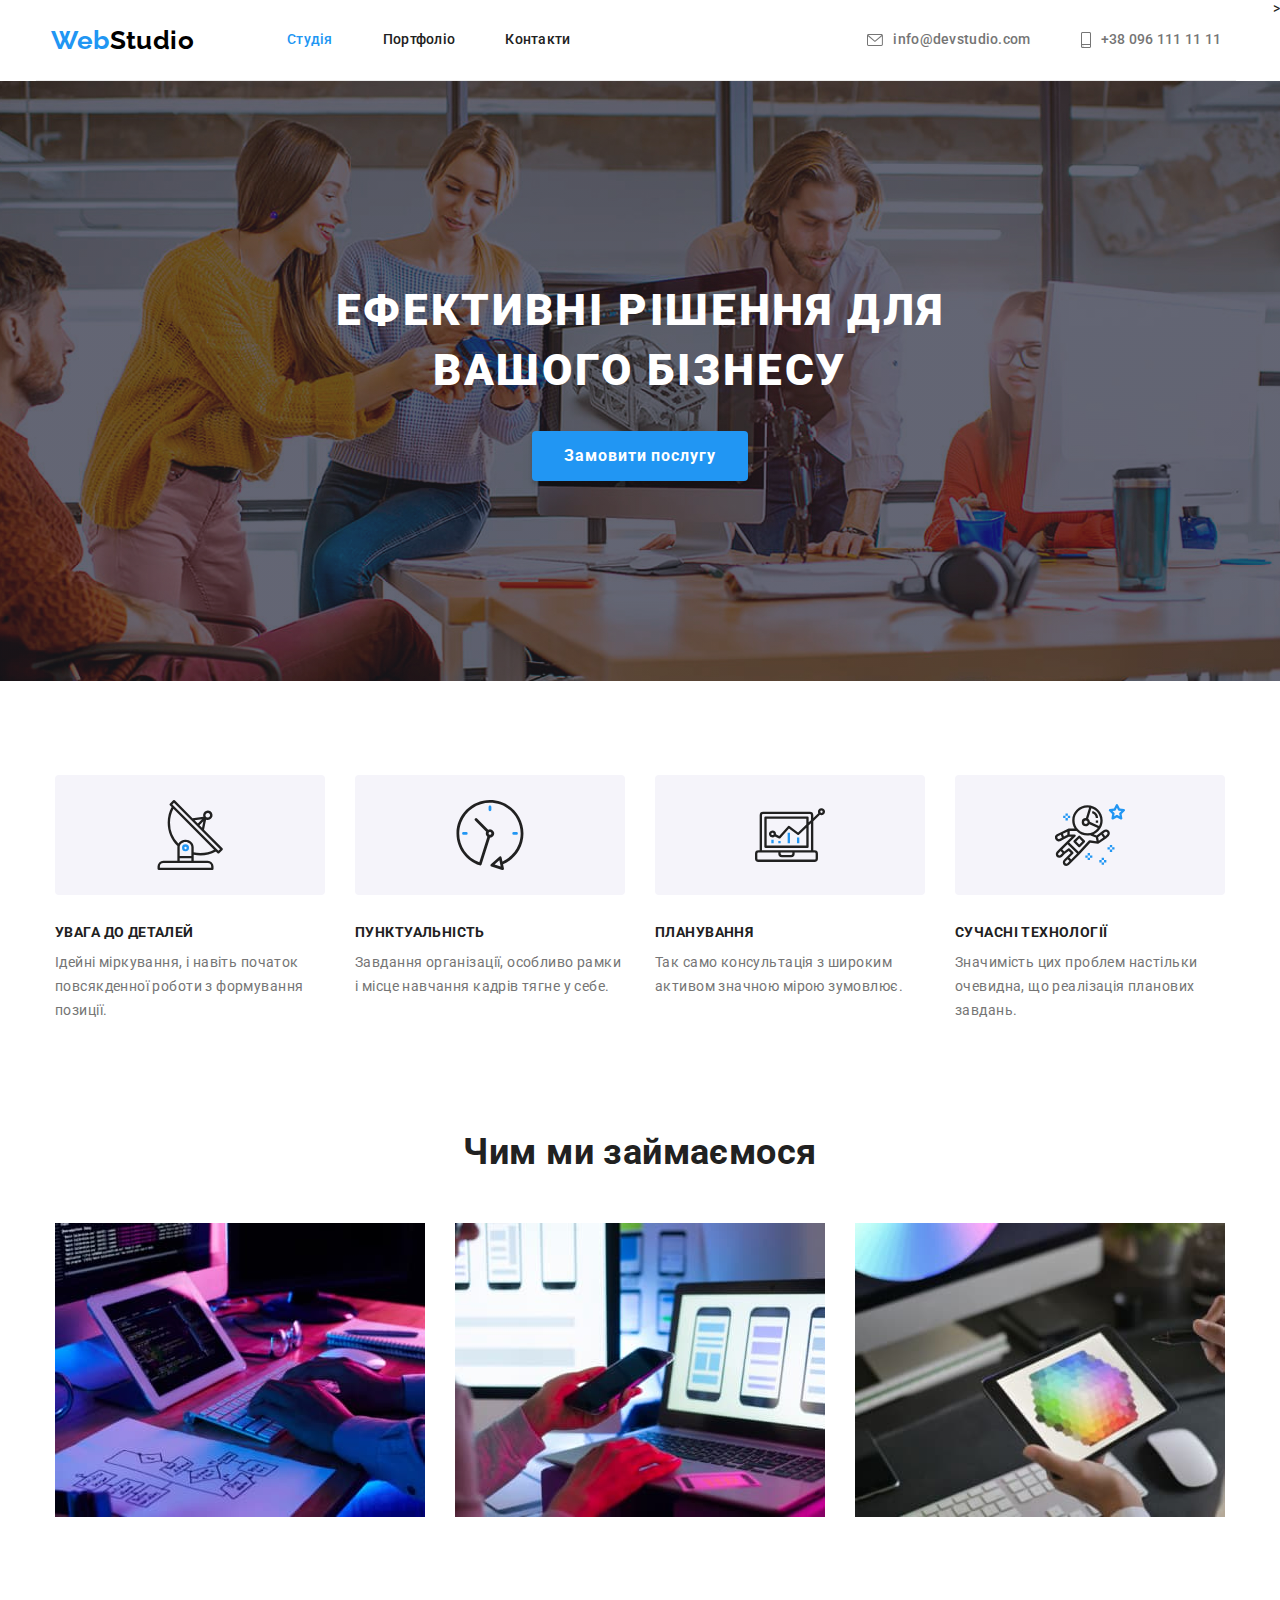
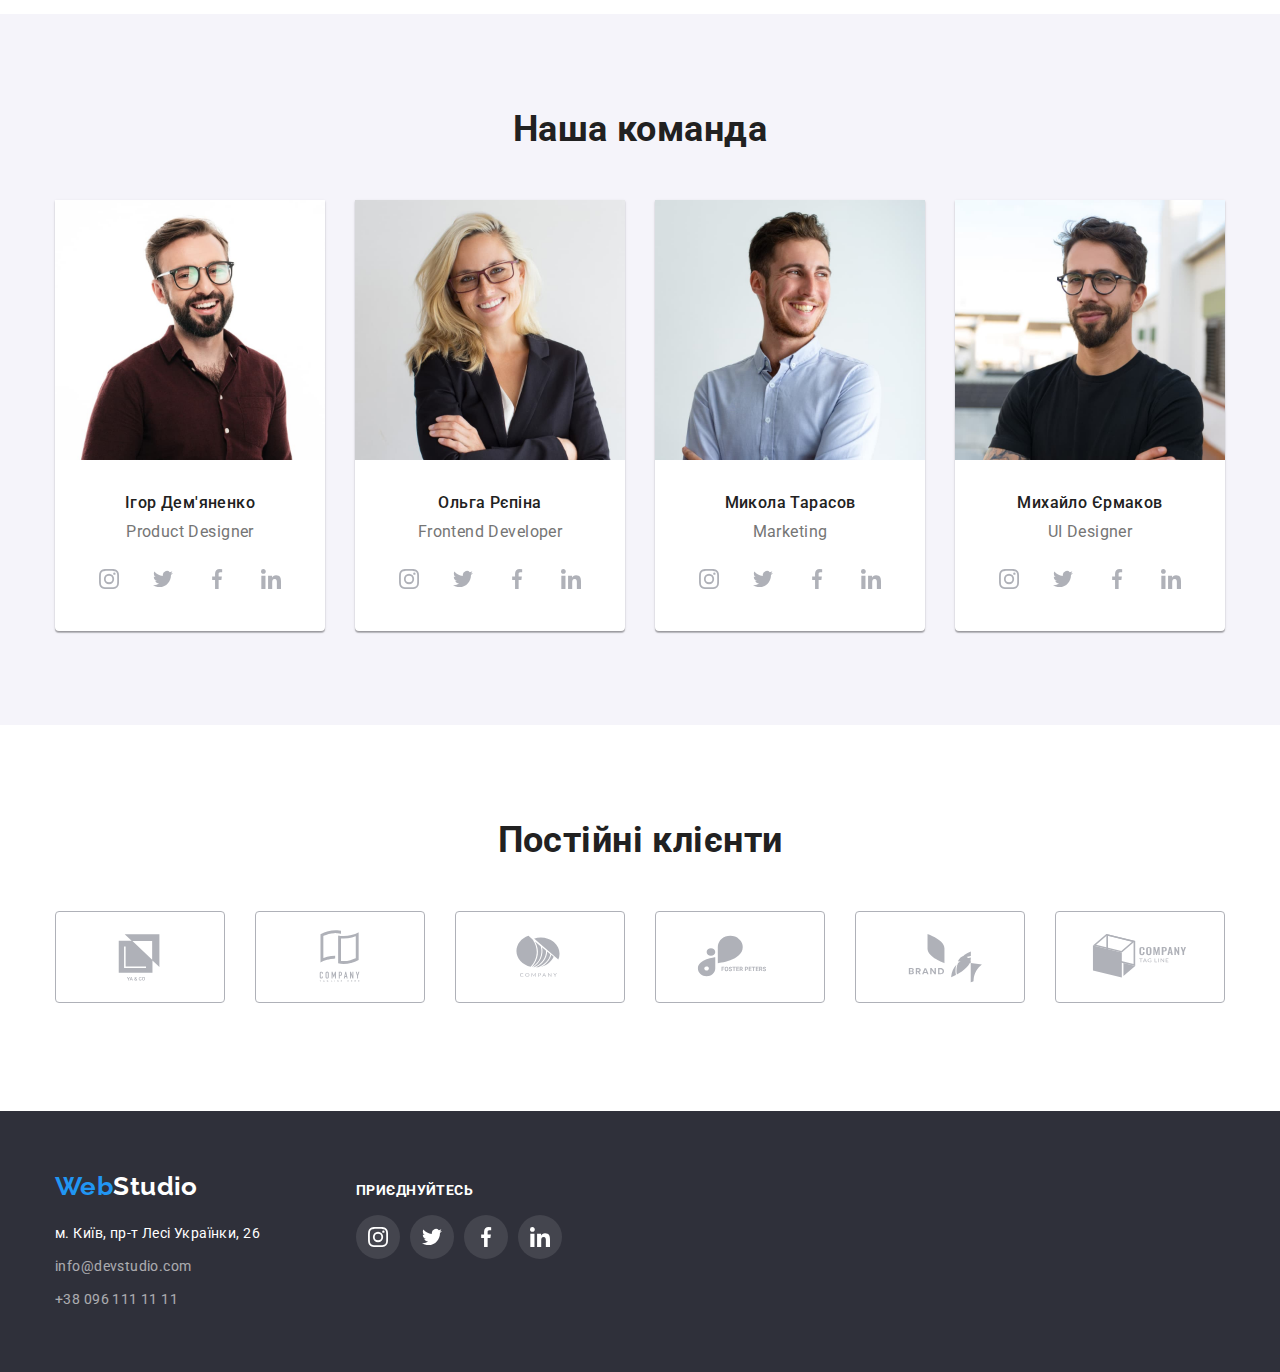
<file: index.html>
<!DOCTYPE html>
<html lang="uk">
  <head>
    <meta charset="UTF-8" />
    <meta http-equiv="X-UA-Compatible" content="IE=edge" />
    <meta name="viewport" content="width=device-width, initial-scale=1.0" />
    <title>Document</title> 
    <link rel="stylesheet" href="https://cdnjs.cloudflare.com/ajax/libs/modern-normalize/1.1.0/modern-normalize.min.css">
    <link href="https://fonts.googleapis.com/css2?family=Raleway:wght@700&family=Roboto:wght@400;500;700;900&display=swap" rel="stylesheet">
    <link rel="stylesheet" href="./css/styles.css" />

  </head>
  <body>
    <header class="page-header">
      
      <div class="container main">
        <a href="./index.html" class="logo">Web<span class="logo-accent">Studio</span></a>

        <nav class="container main-nav">
          <ul class="site-nav list">
            <li class="item"><a href="./index.html" class="link current">Студія</a></li>
            <li class="item"><a href="./portfolio.html" class="link">Портфоліо</a></li>
            <li class="item"><a href="#" class="link">Контакти</a></li>
          </ul>
        </nav>
  
        <ul class="container contacts list">
          <li class="item">                  
              <a class="mail" href="mailto:info@devstudio.com">
                <svg class="envelope">
                  <use href="./images/symbol-defs.svg#icon-envelope"></use>
                </svg>
                info@devstudio.com</a>            
            </li>

          <li class="item">             
            <a href="tel:+380961111111" class="phone">
              <svg class="smartphone">
                <use href="./images/symbol-defs.svg#icon-smartphone"></use>
              </svg>
              +38 096 111 11 11</a></li>
        </ul>
      </div>>
    </header>
    <main>
      <section class="hero">
        <div class="overlay">
          <h1 class="hero-title">Ефективні рішення для </br>вашого бізнесу</h1>
          <button class="button">Замовити послугу</button>
        </div>
       

      </section>

      <section class="section">
        <div class="container">
          <h2 hidden class="section-title">Особливості</h2>
          <ul class="features">
            <li class="features-list">
              <div class="feature-card">
                <svg class="features-icon">
                  <use href="./images/symbol-defs.svg#icon-antenna"></use>
                </svg>
              </div>
                <h3 class="features-title">УВАГА ДО ДЕТАЛЕЙ</h3>
                <p>Ідейні міркування, і навіть початок повсякденної роботи з формування позиції.</p>
              
              
            </li>

            <li class="features-list">
              <div class="feature-card">
                <svg class="features-icon">
                  <use href="./images/symbol-defs.svg#icon-clock"></use>
                </svg>
              </div>
              <h3 class="features-title">ПУНКТУАЛЬНІСТЬ</h3>
              <p>Завдання організації, особливо рамки і місце навчання кадрів тягне у себе.</p>
            </li>

             <li class="features-list">
              <div class="feature-card">
                <svg class="features-icon">
                  <use href="./images/symbol-defs.svg#icon-diagram"></use>
                </svg>
              </div>
              <h3 class="features-title">ПЛАНУВАННЯ</h3>
              <p>Так само консультація з широким активом значною мірою зумовлює.</p>
            </li>

             <li class="features-list">
              <div class="feature-card">
                <svg class="features-icon">
                  <use href="./images/symbol-defs.svg#icon-astronaut"></use>
                </svg>
              </div>
              <h3 class="features-title">СУЧАСНІ ТЕХНОЛОГІЇ</h3>
              <p>Значимість цих проблем настільки очевидна, що реалізація планових завдань.</p>
            </li>
          </ul>
        </div>
      </section>

      <section class="section no-top-padding">
        <div class="container">
          <h2 class="section-title">Чим ми займаємося</h2>
          <ul class="activities">
            <li class="activities-list"><img src="./images/key.jpg" alt="Набор на клавіатурі" width="370" height="294" /></li>
            <li class="activities-list"><img src="./images/smart.jpg" alt="Смартфон в руці" width="370" height="294" /></li>
            <li class="activities-list">
              <img src="./images/ipad.jpg" alt="Айпад з зображенням" width="370" height="294" />
            </li>
          </ul></div>
        
      </section>

      <section class="section coworkers">
       <div class="container coworkers">
        <h2 class="section-title">Наша команда</h2>
        <ul class="team">
          <li class="team-list">
            <img src="./images/igor.jpg" alt="Ігор Дем'яненко" width="270" height="260" />
            <div class="team-card">
              <h3 class="team-title">Ігор Дем'яненко</h3>
              <p class="team-member">Product Designer</p>

              <ul class="networks">
                <li class="socials">
                  <a class="socials-link" href="#" >

                    <svg width="20px" height="20px" class="team-icon">
                      <use href="./images/symbol-defs.svg#icon-instagram"></use>
                    </svg>
                  </a>
                </li>

                <li class="socials">
                  <a href="#" class="socials-link">

                    <svg width="20px" height="20px" class="team-icon">
                      <use href="./images/symbol-defs.svg#icon-twitter"></use>
                    </svg>
                  </a>
                </li>

                <li class="socials">
                  <a href="#" class="socials-link">

                    <svg width="20px" height="20px" class="team-icon">
                      <use href="./images/symbol-defs.svg#icon-facebook"></use>
                    </svg>
                  </a>
                </li>

                <li class="socials">
                  <a href="#" class="socials-link">

                    <svg width="20px" height="20px" class="team-icon">
                      <use href="./images/symbol-defs.svg#icon-linkedin"></use>
                    </svg>
                  </a>
                </li>
              </ul>
            </div>
          </li>
          <li class="team-list">
            <img src="./images/olha.jpg" alt="Ольга Рєпіна" width="270" height="260" />
            <div class="team-card">
              <h3 class="team-title">Ольга Рєпіна</h3>
              <p class="team-member">Frontend Developer</p>
              
              <ul class="networks">
                <li class="socials">
                  <a class="socials-link" href="#" >

                    <svg width="20px" height="20px" class="team-icon">
                      <use href="./images/symbol-defs.svg#icon-instagram"></use>
                    </svg>
                  </a>
                </li>

                <li class="socials">
                  <a href="#" class="socials-link">

                    <svg width="20px" height="20px" class="team-icon">
                      <use href="./images/symbol-defs.svg#icon-twitter"></use>
                    </svg>
                  </a>
                </li>

                <li class="socials">
                  <a href="#" class="socials-link">

                    <svg width="20px" height="20px" class="team-icon">
                      <use href="./images/symbol-defs.svg#icon-facebook"></use>
                    </svg>
                  </a>
                </li>

                <li class="socials">
                  <a href="#" class="socials-link">

                    <svg width="20px" height="20px" class="team-icon">
                      <use href="./images/symbol-defs.svg#icon-linkedin"></use>
                    </svg>
                  </a>
                </li>
              </ul>

            </div>
          </li>
          <li class="team-list">
            <img src="./images/mykola.jpg" alt="Микола Тарасов" width="270" height="260" />
            <div class="team-card">
              <h3 class="team-title">Микола Тарасов</h3>
              <p class="team-member">Marketing</p>

              <ul class="networks">
                <li class="socials">
                  <a class="socials-link" href="#" >

                    <svg width="20px" height="20px" class="team-icon">
                      <use href="./images/symbol-defs.svg#icon-instagram"></use>
                    </svg>
                  </a>
                </li>

                <li class="socials">
                  <a href="#" class="socials-link">

                    <svg width="20px" height="20px" class="team-icon">
                      <use href="./images/symbol-defs.svg#icon-twitter"></use>
                    </svg>
                  </a>
                </li>

                <li class="socials">
                  <a href="#" class="socials-link">

                    <svg width="20px" height="20px" class="team-icon">
                      <use href="./images/symbol-defs.svg#icon-facebook"></use>
                    </svg>
                  </a>
                </li>

                <li class="socials">
                  <a href="#" class="socials-link">

                    <svg width="20px" height="20px" class="team-icon">
                      <use href="./images/symbol-defs.svg#icon-linkedin"></use>
                    </svg>
                  </a>
                </li>
              </ul>

            </div>
          </li>
          <li class="team-list">
            <img src="./images/mykhailo.jpg" alt="Михайло Єрмаков" width="270" height="260" />
            <div class="team-card">
              <h3 class="team-title">Михайло Єрмаков</h3>
              <p class="team-member">UI Designer</p>

              <ul class="networks">
                <li class="socials">
                  <a class="socials-link" href="#" >

                    <svg width="20px" height="20px" class="team-icon">
                      <use href="./images/symbol-defs.svg#icon-instagram"></use>
                    </svg>
                  </a>
                </li>

                <li class="socials">
                  <a href="#" class="socials-link">

                    <svg width="20px" height="20px" class="team-icon">
                      <use href="./images/symbol-defs.svg#icon-twitter"></use>
                    </svg>
                  </a>
                </li>

                <li class="socials">
                  <a href="#" class="socials-link">

                    <svg width="20px" height="20px" class="team-icon">
                      <use href="./images/symbol-defs.svg#icon-facebook"></use>
                    </svg>
                  </a>
                </li>

                <li class="socials">
                  <a href="#" class="socials-link">

                    <svg width="20px" height="20px" class="team-icon">
                      <use href="./images/symbol-defs.svg#icon-linkedin"></use>
                    </svg>
                  </a>
                </li>
              </ul>

            </div>
            
          </li>
        </ul>
       </div>
      </section>


      <section class="section">
        <div class="container">
          <h2 class="section-title">Постійні клієнти</h2>
          <ul class="customers">
            
            <li class="customers-list">
                <a class="customer-logo" href="#" >
                  <svg class="customer-icon">
                    <use href="./images/symbol-defs.svg#icon-Logo_ya"></use>
                  </svg>
                </a>
            </li>

            <li class="customers-list">
              <a class="customer-logo" href="#" >
                <svg class="customer-icon">
                  <use href="./images/symbol-defs.svg#icon-Logo_here"></use>
                </svg>
              </a>
          </li>

          <li class="customers-list">
            <a class="customer-logo" href="#" >
              <svg class="customer-icon">
                <use href="./images/symbol-defs.svg#icon-Logo_company"></use>
              </svg>
            </a>
        </li>

        <li class="customers-list">
          <a class="customer-logo" href="#" >
            <svg class="customer-icon">
              <use href="./images/symbol-defs.svg#icon-Logo_foster"></use>
            </svg>
          </a>
      </li>

      <li class="customers-list">
        <a class="customer-logo" href="#" >
          <svg class="customer-icon">
            <use href="./images/symbol-defs.svg#icon-Logo_brand"></use>
          </svg>
        </a>
    </li>

    <li class="customers-list">
      <a class="customer-logo" href="#" >
        <svg class="customer-icon">
          <use href="./images/symbol-defs.svg#icon-Logo_tagline"></use>
        </svg>
      </a>
  </li>

            
          </ul>
        </div>
      </section>


    </main>

    <footer>
      <section class="page-down">
        <div class="container box">
          <div class="down-data">
          <a href="./index.html" class="logo-down">Web<span class="logo-down-accent">Studio</span></a>
          <address>
            <ul class="address">
              <li class="address-list">
                <a
                  href="https://goo.gl/maps/dma3yoqpKwNtZ73B6"
                  target="_blank"
                  rel="noopener norreferrer"
                  class="address location">м. Київ, пр-т Лесі Українки, 26</a
                >
              </li>
              <li class="address-list"><a href="mailto:info@devstudio.com" class="address email">info@devstudio.com</a></li>
              <li class="address-list"><a href="tel:+380961111111" class="address mob">+38 096 111 11 11</a></li>
            </ul>
          </address>
        </div>
      

        <div class="page-down-social">
          <p class="add-socials">приєднуйтесь</p>
          <ul class="networks-down">
            <li class="socials">
              <a class="socials-link-bottom" href="#" >

                <svg width="20px" height="20px" class="team-icon">
                  <use href="./images/symbol-defs.svg#icon-instagram"></use>
                </svg>
              </a>
            </li>

            <li class="socials">
              <a href="#" class="socials-link-bottom">

                <svg width="20px" height="20px" class="team-icon">
                  <use href="./images/symbol-defs.svg#icon-twitter"></use>
                </svg>
              </a>
            </li>

            <li class="socials">
              <a href="#" class="socials-link-bottom">

                <svg width="20px" height="20px" class="team-icon">
                  <use href="./images/symbol-defs.svg#icon-facebook"></use>
                </svg>
              </a>
            </li>

            <li class="socials">
              <a href="#" class="socials-link-bottom">

                <svg width="20px" height="20px" class="team-icon">
                  <use href="./images/symbol-defs.svg#icon-linkedin"></use>
                </svg>
              </a>
            </li>
          </ul>
        </div>
        
        </div>

      </section>
      
    </footer>
  </body>
</html>
</file>
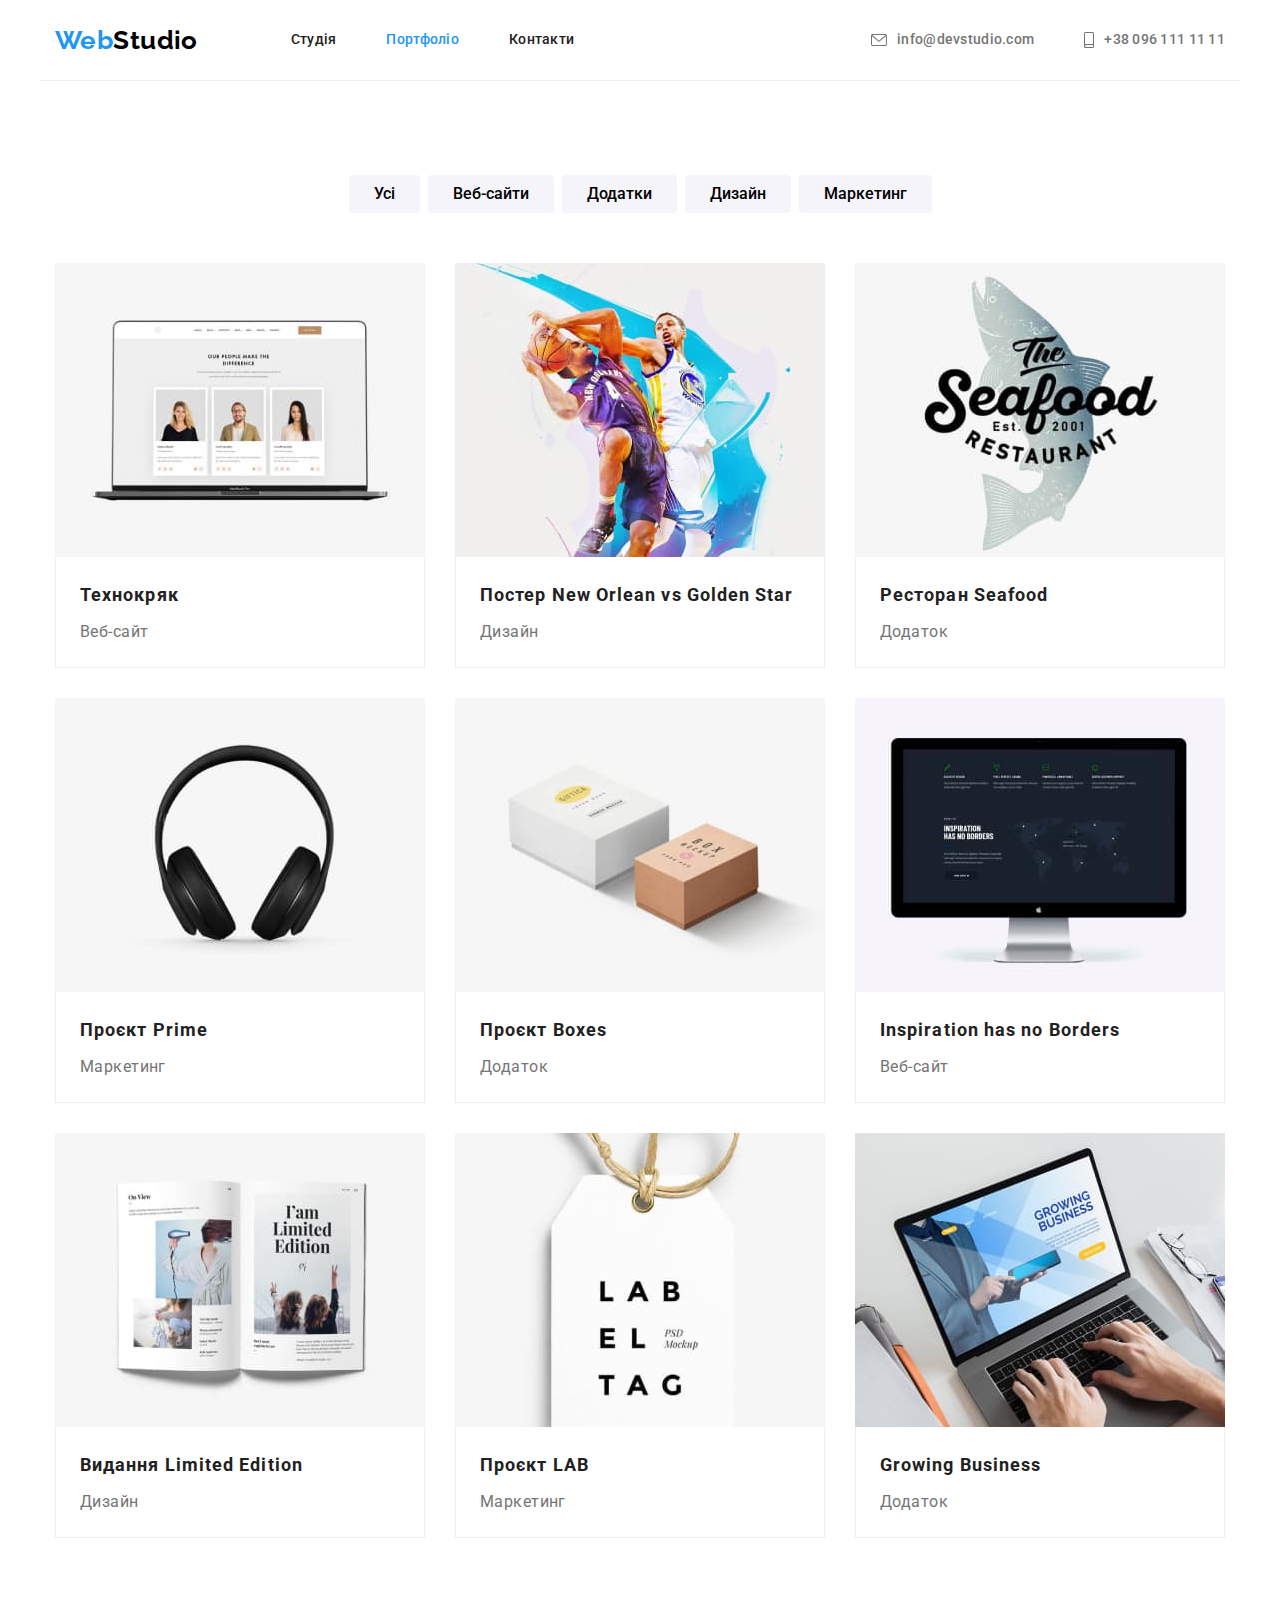
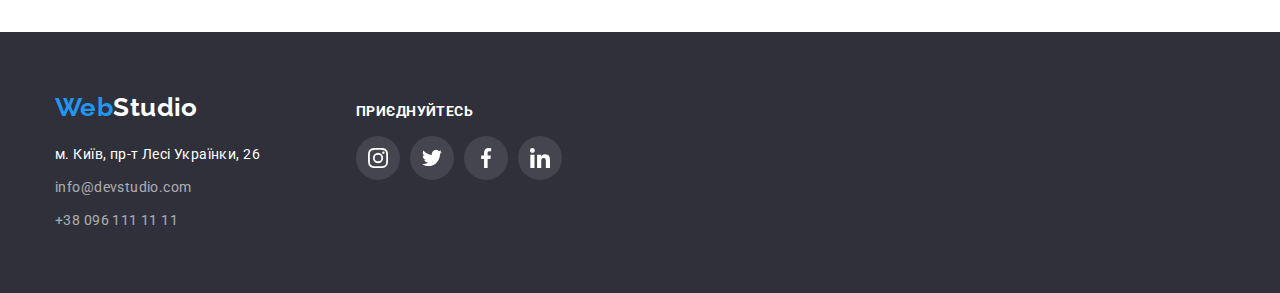
<file: portfolio.html>
<!DOCTYPE html>
<html lang="uk">
  <head>
    <meta charset="UTF-8" />
    <meta http-equiv="X-UA-Compatible" content="IE=edge" />
    <meta name="viewport" content="width=device-width, initial-scale=1.0" />
    <title>Portfolio</title>
    <link
      rel="stylesheet"
      href="https://cdnjs.cloudflare.com/ajax/libs/modern-normalize/1.1.0/modern-normalize.min.css"
    />
    <link
      href="https://fonts.googleapis.com/css2?family=Raleway:wght@700&family=Roboto:wght@400;500;700;900&display=swap"
      rel="stylesheet"
    />
    <link rel="stylesheet" href="./css/styles.css" />
  </head>
  <body>
    <header class="page-header">
      
      <div class="container main">
        <a href="./index.html" class="logo">Web<span class="logo-accent">Studio</span></a>

        <nav class="container main-nav">
          <ul class="site-nav list">
            <li class="item"><a href="./index.html" class="link">Студія</a></li>
            <li class="item"><a href="./portfolio.html" class="link current">Портфоліо</a></li>
            <li class="item"><a href="#" class="link">Контакти</a></li>
          </ul>
        </nav>
  
        <ul class="container contacts list">
          <li class="item">                  
              <a class="mail" href="mailto:info@devstudio.com">
                <svg class="envelope">
                  <use href="./images/symbol-defs.svg#icon-envelope"></use>
                </svg>
                info@devstudio.com</a>            
            </li>

          <li class="item">             
            <a href="tel:+380961111111" class="phone">
              <svg class="smartphone">
                <use href="./images/symbol-defs.svg#icon-smartphone"></use>
              </svg>
              +38 096 111 11 11</a></li>
        </ul>

    </header>
    <main>
      <section class="section works">
        <div class="container">
          <h1 class="works-title" hidden>Наші роботи</h1>
          <ul class="filters">
            <li class="filters-list"><button type="button" class="button-filter">Усі</button></li>
            <li class="filters-list">
              <button type="button" class="button-filter">Веб-сайти</button>
            </li>
            <li class="filters-list">
              <button type="button" class="button-filter">Додатки</button>
            </li>
            <li class="filters-list">
              <button type="button" class="button-filter">Дизайн</button>
            </li>
            <li class="filters-list">
              <button type="button" class="button-filter">Маркетинг</button>
            </li>
          </ul>

          <div class="container portfolio">
            <div class="flex-container">
              <ul class="projects">
                <li class="flex-element">
                  <img
                    src="./images/tech.jpg"
                    alt="Зразок веб-сайту на екані ноутбука"
                    width="370"
                    height="294" class="photo"
                  />
                  <div class="project-card">
                    <h2 class="project-title">Технокряк</h2>
                    <p class="project-type">Веб-сайт</p>
                  </div>
                </li>

                <li class="flex-element">
                  <img
                    src="./images/ball.jpg"
                    alt="Два бескетболіста з м'ячем"
                    width="370"
                    height="294" class="photo"
                  />
                  <div class="project-card">
                    <h2 class="project-title">
                      Постер <span lang="en"> New Orlean vs Golden Star</span>
                    </h2>
                    <p class="project-type">Дизайн</p>
                  </div>
                </li>

                <li class="flex-element">
                  <img
                    src="./images/seafood.jpg"
                    alt="Логотип ресторана Seafood"
                    width="370"
                    height="294" class="photo"
                  />
                  <div class="project-card">
                    <h2 class="project-title">Ресторан Seafood</h2>
                    <p class="project-type">Додаток</p>
                  </div>
                </li>

                <li class="flex-element">
                  <img src="./images/prime.jpg" alt="Навушники" width="370" height="294" class="photo" />
                  <div class="project-card">
                    <h2 class="project-title">Проєкт Prime</h2>
                    <p class="project-type">Маркетинг</p>
                  </div>
                </li>

                <li class="flex-element">
                  <img src="./images/boxes.jpg" alt="Дві коробки" width="370" height="294" class="photo" />
                  <div class="project-card">
                    <h2 class="project-title">Проєкт Boxes</h2>
                    <p class="project-type">Додаток</p>
                  </div>
                </li>

                <li class="flex-element">
                  <img src="./images/screen.jpg" alt="Екран монітора" width="370" height="294" class="photo" />
                  <div class="project-card">
                    <h2 class="project-title"><span lang="en">Inspiration has no Borders</span></h2>
                    <p class="project-type">Веб-сайт</p>
                  </div>
                </li>

                <li class="flex-element">
                  <img
                    src="./images/magazine.jpg"
                    alt="Відркитий журнал"
                    width="370"
                    height="294" class="photo"
                  />
                  <div class="project-card">
                    <h2 class="project-title">Видання <span lang="en">Limited Edition</span></h2>
                    <p class="project-type">Дизайн</p>
                  </div>
                </li>

                <li class="flex-element">
                  <img src="./images/lab.jpg" alt="Бірка на нитці" width="370" height="294" class="photo" />
                  <div class="project-card">
                    <h2 class="project-title">Проєкт <span lang="en"> LAB</span></h2>
                    <p class="project-type">Маркетинг</p>
                  </div>
                </li>

                <li class="flex-element">
                  <img
                    src="./images/laptop.jpg"
                    alt="Відкритий ноутбук з чоловіком із смартфоном на екрані"
                    width="370"
                    height="294" class="photo"
                  />
                  <div class="project-card">
                    <h2 class="project-title"><span lang="en">Growing Business</span></h2>
                    <p class="project-type">Додаток</p>
                  </div>
                </li>
              </ul>
            </div>
          </div>
        </div>
      </section>
    </main>

    <footer>
      <section class="page-down">
        <div class="container box">
          <div class="down-data">
          <a href="./index.html" class="logo-down">Web<span class="logo-down-accent">Studio</span></a>
          <address>
            <ul class="address">
              <li class="address-list">
                <a
                  href="https://goo.gl/maps/dma3yoqpKwNtZ73B6"
                  target="_blank"
                  rel="noopener norreferrer"
                  class="address location">м. Київ, пр-т Лесі Українки, 26</a
                >
              </li>
              <li class="address-list"><a href="mailto:info@devstudio.com" class="address email">info@devstudio.com</a></li>
              <li class="address-list"><a href="tel:+380961111111" class="address mob">+38 096 111 11 11</a></li>
            </ul>
          </address>
        </div>
      

        <div class="page-down-social">
          <p class="add-socials">приєднуйтесь</p>
          <ul class="networks-down">
            <li class="socials">
              <a class="socials-link-bottom" href="#" >

                <svg width="20px" height="20px" class="team-icon">
                  <use href="./images/symbol-defs.svg#icon-instagram"></use>
                </svg>
              </a>
            </li>

            <li class="socials">
              <a href="#" class="socials-link-bottom">

                <svg width="20px" height="20px" class="team-icon">
                  <use href="./images/symbol-defs.svg#icon-twitter"></use>
                </svg>
              </a>
            </li>

            <li class="socials">
              <a href="#" class="socials-link-bottom">

                <svg width="20px" height="20px" class="team-icon">
                  <use href="./images/symbol-defs.svg#icon-facebook"></use>
                </svg>
              </a>
            </li>

            <li class="socials">
              <a href="#" class="socials-link-bottom">

                <svg width="20px" height="20px" class="team-icon">
                  <use href="./images/symbol-defs.svg#icon-linkedin"></use>
                </svg>
              </a>
            </li>
          </ul>
        </div>
        
        </div>

      </section>
      
    </footer>
  </body>
</html>
</file>
<file: css/styles.css>
/* колір основного текста #212121;
додатковий колір текста #757575;
білий колір #FFFFFF;
колір фона героя #2F303A;
основний колір фона #F5F5F5
сірий корір фона #F5F4FA;
акцент #2196F3
чорний колір лого #000000
*/
:root {
  --primary-text-color: #212121;
  --secondary-text-color: #757575;
  --white-color: #ffffff;
  --background-hero-color: #2f303a;
  --primary-background-color: #f5f5f5;
  --grey-background-color: #f5f4fa;
  --black-color-logo: #000000;
  --accent-color: #2196f3;
  --button-hover: #188ce8;
  --button-shadow: rgba(0, 4, 4, 0.15);
  --header-line-color: #ececec;
  --border-color: #eeeeee;
  --icone-color: #afb1b8;
  --social-bottom: rgba(255, 255, 255, 0.1);
}

*,
*::before,
*::after {
  box-sizing: border-box;
}

body {
  margin: 0;

  font-family: Roboto, sans-serif;
  font-size: 14px;
  letter-spacing: 0.03em;
  color: var(--primary-text-color);
}

.container {
  margin-left: auto;
  margin-right: auto;
  padding-left: 15px;
  padding-right: 15px;
  width: 1200px;
}

.list {
  padding: 0;
  margin: 0;
  list-style: none;
  font-weight: 500;
  line-height: 1.14;
  letter-spacing: 0.02em;
}

h1,
h2,
h3,
h4,
h5,
h6,
p {
  margin-top: 0;
  margin-bottom: 0;
}

.section {
  padding-top: 94px;
  padding-bottom: 94px;
}

.section.no-top-padding {
  padding-top: 0;
  padding-bottom: 94;
}

.logo {
  font-family: Raleway, sans-serif;
  font-size: 26px;
  font-weight: 700;
  line-height: 1.19;
  color: var(--accent-color);
  text-decoration: none;
}

.logo-accent {
  color: var(--black-color-logo);
}

/* .logo:hover,
.logo:focus {
  text-decoration: underline;
} */

.page-header {
  display: flex;
}

.main {
  display: flex;
  align-items: center;
  border-bottom: 1px solid var(--header-line-color);
}
.main-nav {
  padding-left: 0;
  padding-right: 0;
  margin-left: 93px;
}

.site-nav {
  display: flex;
}

.site-nav .item {
  margin-right: 50px;
}

.site-nav .item:last-child {
  margin-right: 0;
}

.link {
  color: var(--primary-text-color);
  text-decoration: none;
}

.site-nav .link {
  display: block;
  padding: 32px 0;
}

.link:hover,
.link:focus {
  color: var(--accent-color);
}

.current {
  color: var(--accent-color);
}

.contacts {
  display: flex;
  justify-content: flex-end;
}

.contacts .item {
  margin-left: 50px;
}

.contacts .item:first-child {
  margin-left: 0;
}

.envelope {
  fill: currentColor;
  width: 16px;
  height: 12px;
  margin-right: 10px;
}

.mail {
  display: flex;
  align-items: center;
  color: var(--secondary-text-color);
  text-decoration: none;
}

.mail:hover,
.mail:focus {
  color: var(--accent-color);
}

.smartphone {
  fill: currentColor;
  width: 10px;
  height: 16px;
  margin-right: 10px;
}

.phone {
  display: flex;
  align-items: center;
  color: var(--secondary-text-color);
  text-decoration: none;
}

.phone:hover,
.phone:focus {
  color: var(--accent-color);
}

.hero {
  padding: 0;
  text-align: center;
  /* background-color: var(--background-hero-color); */
  /* margin-bottom: 94px; */
  /* height: 600px;  */
}

.overlay {
  padding-top: 200px;
  min-height: 600px;
  max-width: 1600px;
  margin-left: auto;
  margin-right: auto;
  background-image: linear-gradient(to right, rgba(47, 48, 58, 0.4), rgba(47, 48, 58, 0.4)),
    url(../images/hero_back.jpg);
  background-size: cover;
  background-position: center;
}

.hero-title {
  margin-bottom: 30px;
  font-weight: 900;
  font-size: 44px;
  line-height: 1.36;
  letter-spacing: 0.06em;
  text-transform: uppercase;
  color: var(--white-color);
}

.button {
  display: inline-block;
  width: 216px;
  height: 50px;
  font-weight: 700;
  font-size: 16px;
  line-height: 1.87;
  letter-spacing: 0.06em;
  border: none;
  color: var(--white-color);
  background-color: var(--accent-color);
  box-shadow: 0px 4px 4px 0px var(--button-shadow);
  border-radius: 4px;
  text-align: center;
  cursor: pointer;
}

.button:hover,
.button:focus {
  background-color: var(--button-hover);
}

.features {
  display: flex;
  margin-top: 0;
  /* margin-bottom: 94px; */
  padding-left: 0;
  color: var(--secondary-text-color);
  line-height: 1.71;
  list-style: none;
}

.features-list {
  width: 270px;
  margin-right: 30px;
}

.features-list:last-child {
  margin-right: 0;
}

.feature-card {
  display: flex;
  width: 270px;
  height: 120px;
  margin-left: auto;
  margin-right: auto;
  margin-bottom: 30px;
  align-items: center;
  justify-content: center;

  border-radius: 4px;
  background: var(--grey-background-color);
}

.features-icon {
  width: 70px;
  height: 70px;
  background-repeat: no-repeat;
  background-position: center;
  background-size: contain;
}

.features-title {
  margin-top: 0;
  margin-bottom: 10px;
  font-size: 14px;
  line-height: 1.14;
  color: var(--primary-text-color);
  text-transform: uppercase;
}

.section-title {
  /* margin-top: 94px;*/
  margin-bottom: 50px;

  font-size: 36px;
  line-height: 1.17;
  text-align: center;
}

.activities {
  display: flex;
  margin-top: 0;
  margin-bottom: 0;
  list-style: none;
  padding-left: 0;
}

.activities-list {
  margin-right: 30px;
}
.activities-list:last-child {
  margin-right: 0;
}

.team {
  display: flex;
  list-style: none;
  padding-left: 0;
  margin-top: 0;
  margin-bottom: 0;
}

.team-title {
  /* margin-top: 30px; */
  margin-bottom: 10px;
  font-weight: 500;
  line-height: 1.19;
  font-size: 16px;
  text-align: center;
}

.team-member {
  /* margin-bottom: 30px; */
  font-size: 16px;
  line-height: 1.19;
  text-align: center;
  color: var(--secondary-text-color);
}

.team-list {
  margin-right: 30px;
  background-color: var(--white-color);
  box-shadow: 0px 1px 3px rgba(0, 0, 0, 0.12), 0px 1px 1px rgba(0, 0, 0, 0.14),
    0px 2px 1px rgba(0, 0, 0, 0.2);
  border-radius: 0px 0px 4px 4px;
}

.team-list:last-child {
  margin-right: 0;
}

.section.coworkers {
  background-color: var(--grey-background-color);
  max-width: 1600px;
  margin-left: auto;
  margin-right: auto;
}

.team-card {
  padding-top: 30px;
  padding-bottom: 30px;
}

.networks {
  display: flex;
  list-style: none;
  padding-left: 32px;
  padding-right: 32px;
  margin-top: 0;
  margin-bottom: 0;
}

.socials {
  margin-top: 16px;
  margin-left: 0;
  margin-right: 10px;
  align-items: center;

  text-decoration: none;
}

.socials:last-child {
  margin-right: 0;
}

.socials-link {
  display: flex;
  align-items: center;
  justify-content: center;
  width: 44px;
  height: 44px;
  color: var(--icone-color);

  border-radius: 50%;
}

.team-icon {
  fill: currentColor;
}
/* .team-icon:hover {
  fill: var(--white-color) 
}*/
.socials-link:hover,
.socials-link:focus {
  background-color: var(--accent-color);
  color: var(--white-color);
}

.customers {
  display: flex;
  margin-top: 0;
  /* margin-bottom: 94px; */
  padding-left: 0;

  list-style: none;
}

/* .customers-card {
  background-color: red;
  width: 170px;
  height: 92px; */
/* margin-left: 215px; }*/

.customers-list {
  margin-right: 30px;
}

.customers-list:last-child {
  margin-right: 215px;
}
.customer-logo {
  display: flex;
  width: 170px;
  height: 92px;
  border-radius: 4px;
  /* border-style: solid; */
  border: 1px solid var(--icone-color);
  align-items: center;
  justify-content: center;
  color: var(--icone-color);
}

.customer-icon {
  width: 106px;
  height: 60px;
  fill: currentColor;
}

.customer-logo:hover,
.customer-logo:focus {
  border: 1px solid var(--accent-color);
  color: var(--accent-color);
}

.logo-down {
  display: block;
  margin-bottom: 20px;
  font-family: Raleway, sans-serif;
  font-size: 26px;
  line-height: 1.19;
  font-weight: 700;
  text-decoration: none;
  color: var(--accent-color);
}

.logo-down-accent {
  color: var(--white-color);
}
.logo-down:hover,
.logo-down:focus {
  text-decoration: underline;
}

.address {
  display: inline-block;
  margin-top: 0;
  margin-bottom: 0;
  padding-left: 0;
  list-style: none;
  text-decoration: none;
  outline: 1px green;
}

.address-list {
  margin-bottom: 9px;
  width: 231px;
}

.address-list:last-child {
  margin-bottom: 0;
}

.page-down {
  /* display: block; */
  padding-top: 60px;
  padding-bottom: 60px;
  background-color: var(--background-hero-color);
}

.down-data {
  display: inline-block;
}

.add-socials {
  font-weight: 700;
  line-height: 1.14;
  color: var(--white-color);
  text-transform: uppercase;
}

.networks-down {
  display: flex;
  list-style: none;
  margin: 0;
  padding: 0;
}

.location {
  font-style: normal;
  line-height: 1.71;
  color: var(--white-color);
}

.container.box {
  display: flex;
}

.email,
.mob {
  line-height: 1.71;
  font-style: normal;
  color: var(--white-color);
  opacity: 0.6;
}

.location:hover,
.location:focus {
  text-decoration: underline;
  color: var(--accent-color);
}

.mob:hover,
.mob:focus {
  text-decoration: underline;
  color: var(--accent-color);
  opacity: 1;
}
.email:hover,
.email:focus {
  text-decoration: underline;
  color: var(--accent-color);
  opacity: 1;
}

.socials-link-bottom {
  display: flex;
  align-items: center;
  justify-content: center;
  width: 44px;
  height: 44px;
  color: var(--white-color);
  background-color: var(--social-bottom);

  border-radius: 50%;
}

.socials-link-bottom:hover,
.socials-link-bottom:focus {
  background-color: var(--accent-color);
  color: var(--white-color);
}

.page-down-social {
  display: inline-block;
  width: 206px;
  height: 80px;
  margin-top: 12px;
  margin-left: 70px;
}

.filters {
  display: flex;
  justify-content: center;
  margin-bottom: 50px;
  list-style: none;
  padding-left: 0;
  margin-top: 0;
}

.filters-list {
  margin-right: 8px;
}

.filters-list:last-child {
  margin-right: 0;
}
.button-filter {
  display: inline-block;
  padding: 6px 22px;
  font-weight: 500;
  font-size: 16px;
  line-height: 1.62;
  text-align: center;
  border-radius: 4px;
  border: none;
  cursor: pointer;
  background-color: var(--grey-background-color);
}

.button-filter:first-child {
  padding: 6px 25px;
}

.button-filter:hover,
.button-filter:focus {
  color: var(--white-color);
  background-color: var(--accent-color);
  box-shadow: 0px 3px 1px rgba(0, 0, 0, 0.1), 0px 1px 2px rgba(0, 0, 0, 0.08),
    0px 2px 2px rgba(0, 0, 0, 0.12);
}
.projects {
  display: flex;
  flex-wrap: wrap;
  padding-left: 0;
  margin-top: 0;
  margin-bottom: 0;
  list-style: none;
  /* background-color: tomato; */
}

.project-title {
  font-size: 18px;
  line-height: 2;
  font-weight: 700;
  letter-spacing: 0.06em;
  /* background-color: greenyellow; */
}

.project-card {
  padding: 20px 24px 20px 24px;
  border-right: 1px solid var(--border-color);
  border-left: 1px solid var(--border-color);
  border-bottom: 1px solid var(--border-color);
  /* background-color: blueviolet; */
}

.project-type {
  /* margin: 0 24px 20px 24px; */
  margin-top: 4px;
  font-size: 16px;
  line-height: 1.875;
  color: var(--secondary-text-color);
  /* background-color: yellow; */
}

.flex-container {
  padding-left: 0;
}

.container.portfolio {
  display: flex;
  width: 1170px;
  padding-left: 0;
  padding-right: 0;
  margin-bottom: 0;
}

.flex-element {
  width: 370px;
  margin-right: 30px;
  margin-bottom: 30px;
  background-color: var(--white-color);
  
  /* background-color: orange */
}

.flex-element:nth-child(3n) {
  margin-right: 0;
}

.flex-element:nth-child(n + 7) {
  margin-bottom: 0;
}

.flex-element:hover {
  box-shadow: 0px 1px 1px rgba(0, 0, 0, 0.12), 0px 4px 4px rgba(0, 0, 0, 0.06),
    1px 4px 6px rgba(0, 0, 0, 0.16);
}

.border {
  border: 1px solid var(--border-color);
}

.photo {
  display: block;

}
</file>
